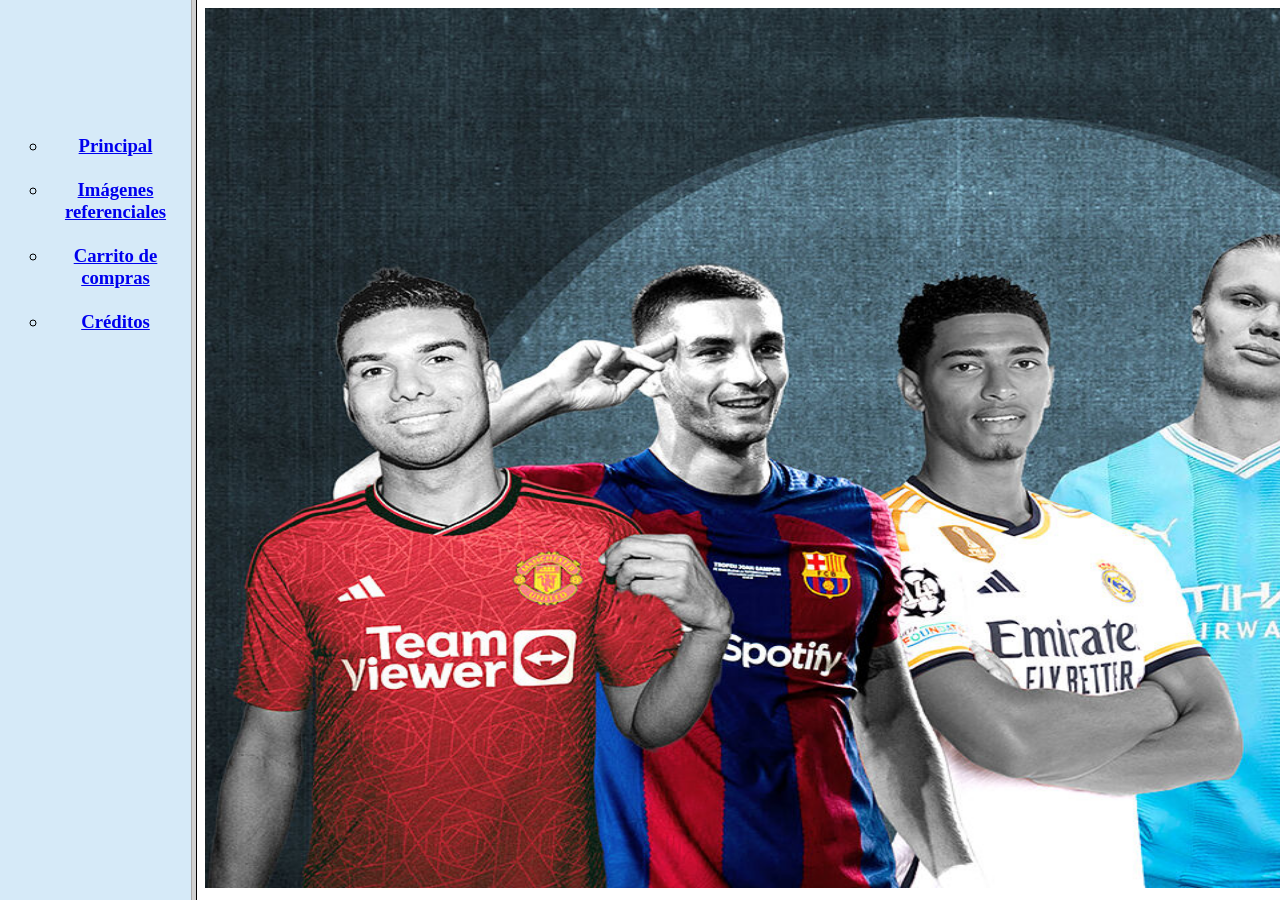
<file: index.html>
<html>
    <head>
         <title>TIENDA DE CAMISETAS</title>
    </head>
    <frameset cols="15%,*" noresize>
        <frame name="izquierda" src="menu.html">
            <frameset rows="100%,*">
                <frame name="derecha" src="pagina1.html">
             </frameset>   
    </frameset>
</html>
</file>
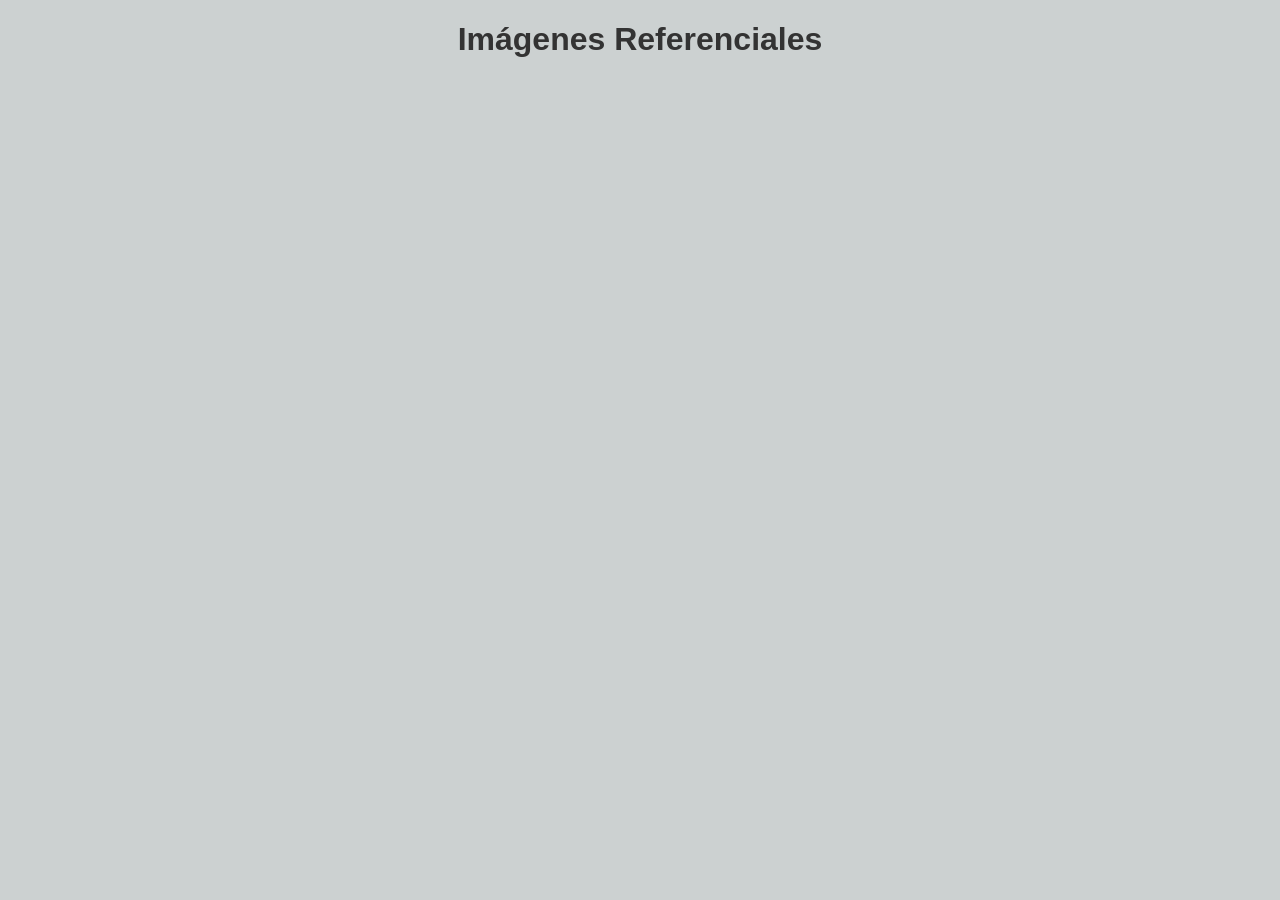
<file: carrusel.html>
<!DOCTYPE html>
<html>
<head>
    <meta charset="UTF-8">
    <title>TIENDA DE CAMISETAS</title>
    <link rel="stylesheet" type="text/css" href="estilo.css">
</head>
<body bgcolor="#ccd1d1">

    <!-- Título agregado -->
    <h1 style="text-align:center; font-family:sans-serif; color:#333;">Imágenes Referenciales</h1>

    <div id="slider">
        <img src="primerplano.jpeg" alt="">
        <img src="segundoplano.jpg" alt="">
        <img src="tercerplano.jpg" alt="">
        <img src="cuartoplano.jpg" alt="">
        <img src="quintoplano.jpg" alt="">
    </div>

    <script type="text/javascript" src="jslider_trabajo.js"></script>
</body>
</html>
</file>
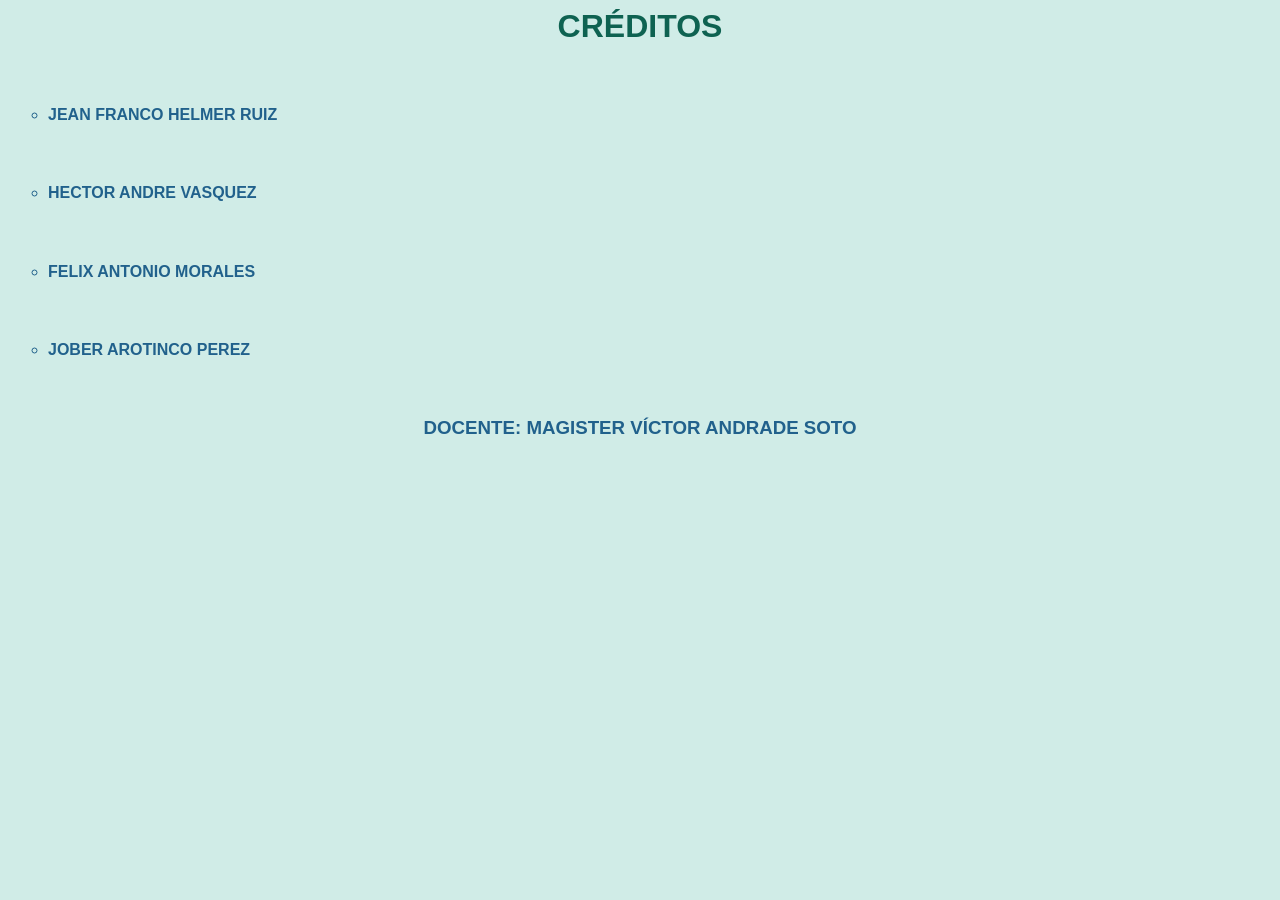
<file: creditos.html>
<html>
    <head>
        <meta charset="UTF-8">
        <title>TIENDA DE CAMISETAS</title>
        <style>
            h1{
                font-family: arial;
            }
            h3{
                font-family: arial;
            }
            h4{
                font-family: arial;
            }
        </style>
    </head>
    <body bgcolor="#d0ece7 "> 
        <h1><CENTER><font color="#0e6251  ">CRÉDITOS</CENTER></font></h1><br>
        <font color="#21618c">
            <ul type="circle">
      <h4><li>JEAN FRANCO HELMER RUIZ</li></h4><br>
      <h4><li>HECTOR ANDRE VASQUEZ</li></h4><br>
      <h4><li>FELIX ANTONIO MORALES</li></h4><br>
      <h4><li>JOBER AROTINCO PEREZ</li></h4><br></ul>
       <h3><center>DOCENTE: MAGISTER VÍCTOR ANDRADE SOTO</center></h3>
    </font>
    </body>
</html>
</file>
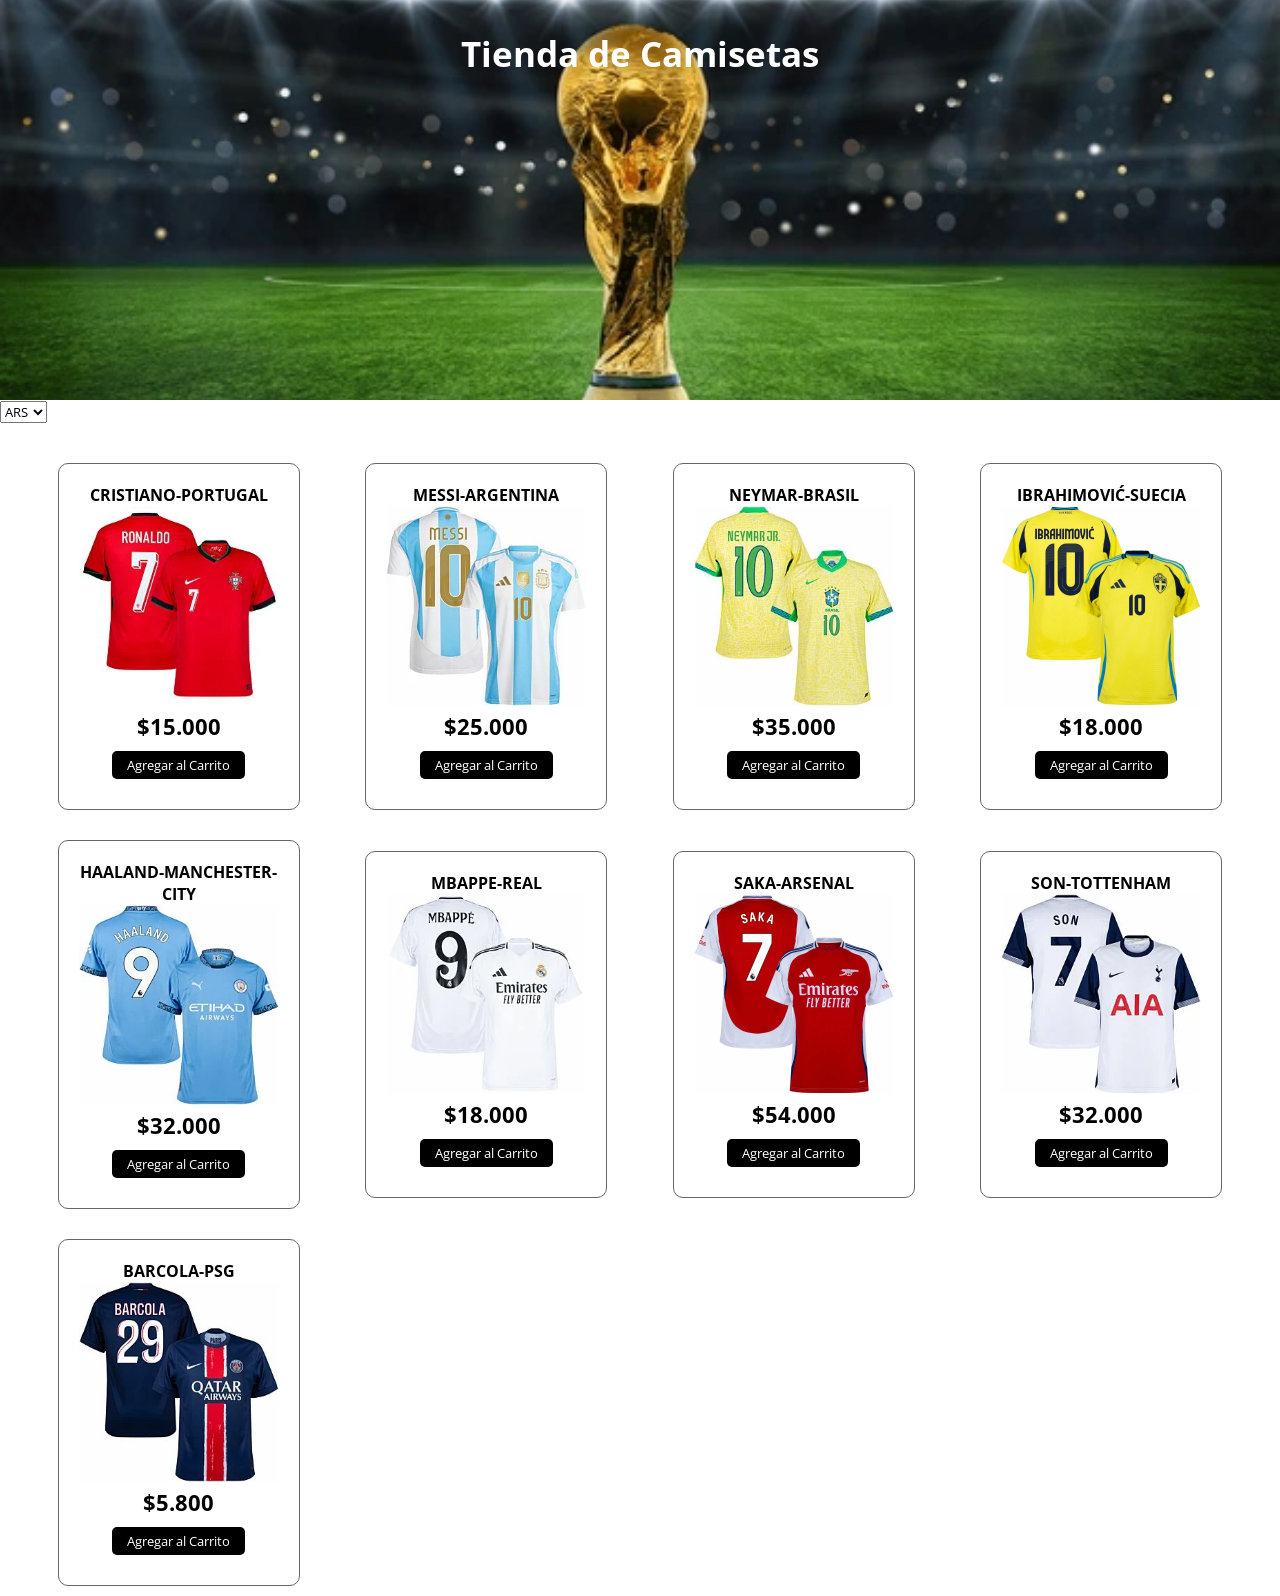
<file: index2.html>
<!DOCTYPE html>
<html lang="es">
<head>
    <meta charset="UTF-8">
     <title>TIENDA DE CAMISETAS</title>
    <link rel="stylesheet" href="estilol.css">
    <script src="app.js" async></script>
</head>
<body>
    <header>
        <h1>Tienda de Camisetas</h1>
    </header>





    <select id="moneda" onchange="cambiarMoneda()">
  <option value="ARS">ARS</option>
  <option value="PEN">PEN</option>
</select>





    <section class="contenedor">
        <!-- Contenedor de elementos -->
        <div class="contenedor-items">
            <div class="item">
                <span class="titulo-item">cristiano-portugal</span>
                <img src="camisetas/cristiano-portugal.webp" alt="" class="img-item">
                <span class="precio-item">$15.000</span>
                <button class="boton-item">Agregar al Carrito</button>
            </div>
            <div class="item">
                <span class="titulo-item">messi-argentina</span>
                <img src="camisetas/messi-argentina.webp" alt="" class="img-item">
                <span class="precio-item">$25.000</span>
                <button class="boton-item">Agregar al Carrito</button>
            </div>
            <div class="item">
                <span class="titulo-item">neymar-brasil</span>
                <img src="camisetas/neymar-brasil.webp" alt="" class="img-item">
                <span class="precio-item">$35.000</span>
                <button class="boton-item">Agregar al Carrito</button>
            </div>
            <div class="item">
                <span class="titulo-item">Ibrahimović-suecia</span>
                <img src="camisetas/Ibrahimović-suecia.webp" alt="" class="img-item">
                <span class="precio-item">$18.000</span>
                <button class="boton-item">Agregar al Carrito</button>
            </div>
            <div class="item">
                <span class="titulo-item">haaland-manchester-city</span>
                <img src="camisetas/haaland-manchester_city.webp" alt="" class="img-item">
                <span class="precio-item">$32.000</span>
                <button class="boton-item">Agregar al Carrito</button>
            </div>
            <div class="item">
                <span class="titulo-item">mbappe-real</span>
                <img src="camisetas/mbappe-real madrid.webp" alt="" class="img-item">
                <span class="precio-item">$18.000</span>
                <button class="boton-item">Agregar al Carrito</button>
            </div>
            <div class="item">
                <span class="titulo-item">saka-arsenal</span>
                <img src="camisetas/saka-arsenal.webp" alt="" class="img-item">
                <span class="precio-item">$54.000</span>
                <button class="boton-item">Agregar al Carrito</button>
            </div>
            <div class="item">
                <span class="titulo-item">son-tottenham</span>
                <img src="camisetas/son-tottenham.webp" alt="" class="img-item">
                <span class="precio-item">$32.000</span>
                <button class="boton-item">Agregar al Carrito</button>
            </div>
            <div class="item">
                <span class="titulo-item">barcola-psg</span>
                <img src="camisetas/barcola-psg.webp" alt="" class="img-item">
                <span class="precio-item">$5.800</span>
                <button class="boton-item">Agregar al Carrito</button>
            </div>
        </div>
        <!-- Carrito de Compras -->
        <div class="carrito" id="carrito">
            <div class="header-carrito">
                <h2>Tu Carrito</h2>
            </div>

            <div class="carrito-items">
                
            </div>
            <div class="carrito-total">
                <div class="fila">
                    <strong>Tu Total</strong>
                    <span class="carrito-precio-total">
                        $120.000,00
                    </span>
                </div>
                <button class="btn-pagar">Pagar <i class="fa-solid fa-bag-shopping"></i> </button>
            </div>
        </div>
    </section>
</body>
</html>
</file>
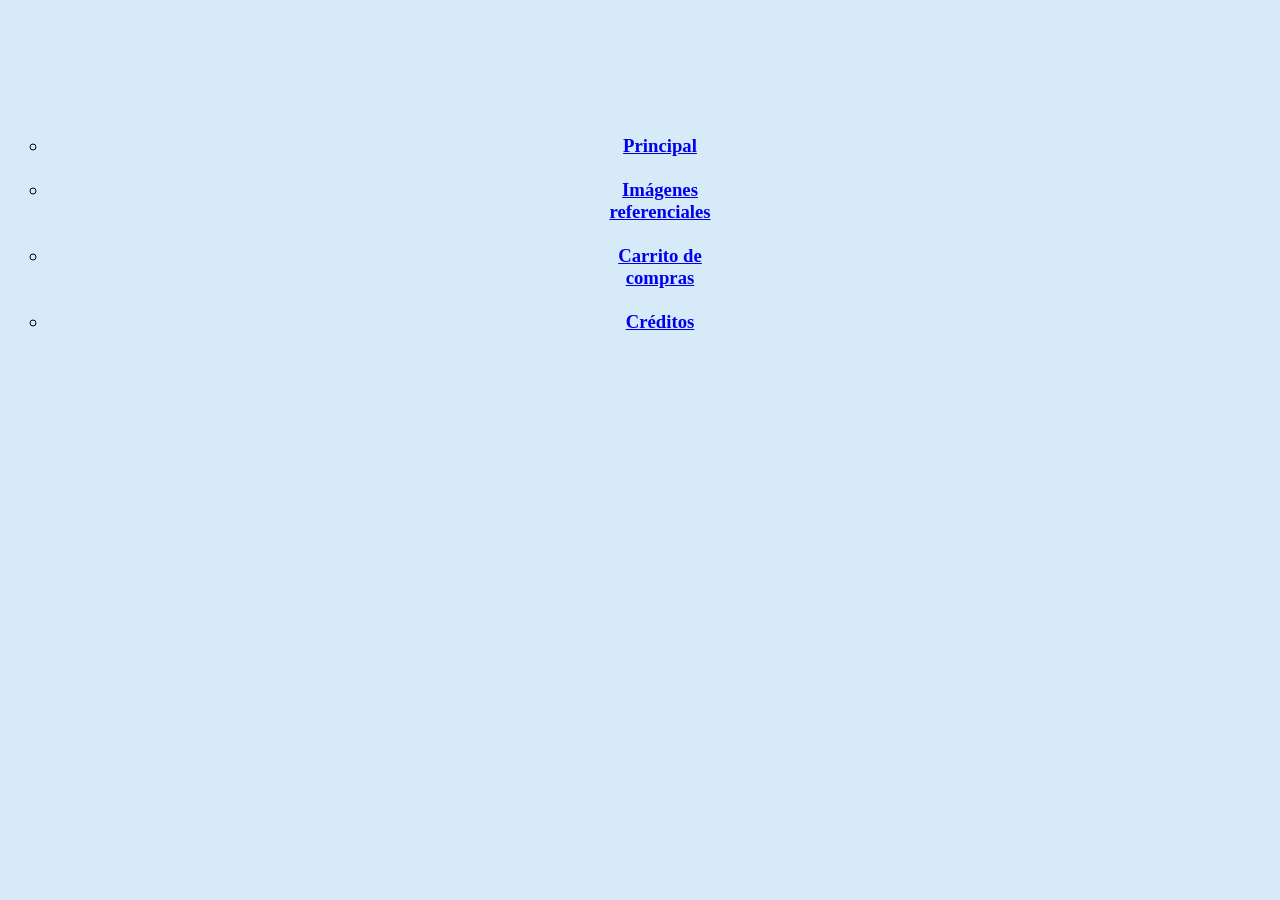
<file: menu.html>
<html>
    <head>
        <meta charset="UTF-8">
        <title>TIENDA DE CAMISETAS</title>
    </head>
    <body bgcolor="#d6eaf8">
        
        <br>
        <br>
        <br>
        <br>
        <br>
        <br>
        <p>
            <center>
            <ul type="circle">
           <h3><li><a href="principal.html" target="derecha">Principal</a></li><br>
            <li><a href="carrusel.html" target="derecha">Imágenes <br>
                referenciales</a></li><br>
            <li><a href="index2.html" target="derecha" >Carrito de <br>
                compras</a></li><br>
            <li> <a href="creditos.html" target="derecha">Créditos</a></li>
        </h3>
        </ul>
    </center>
        </p>
    </body>
</html>
</file>
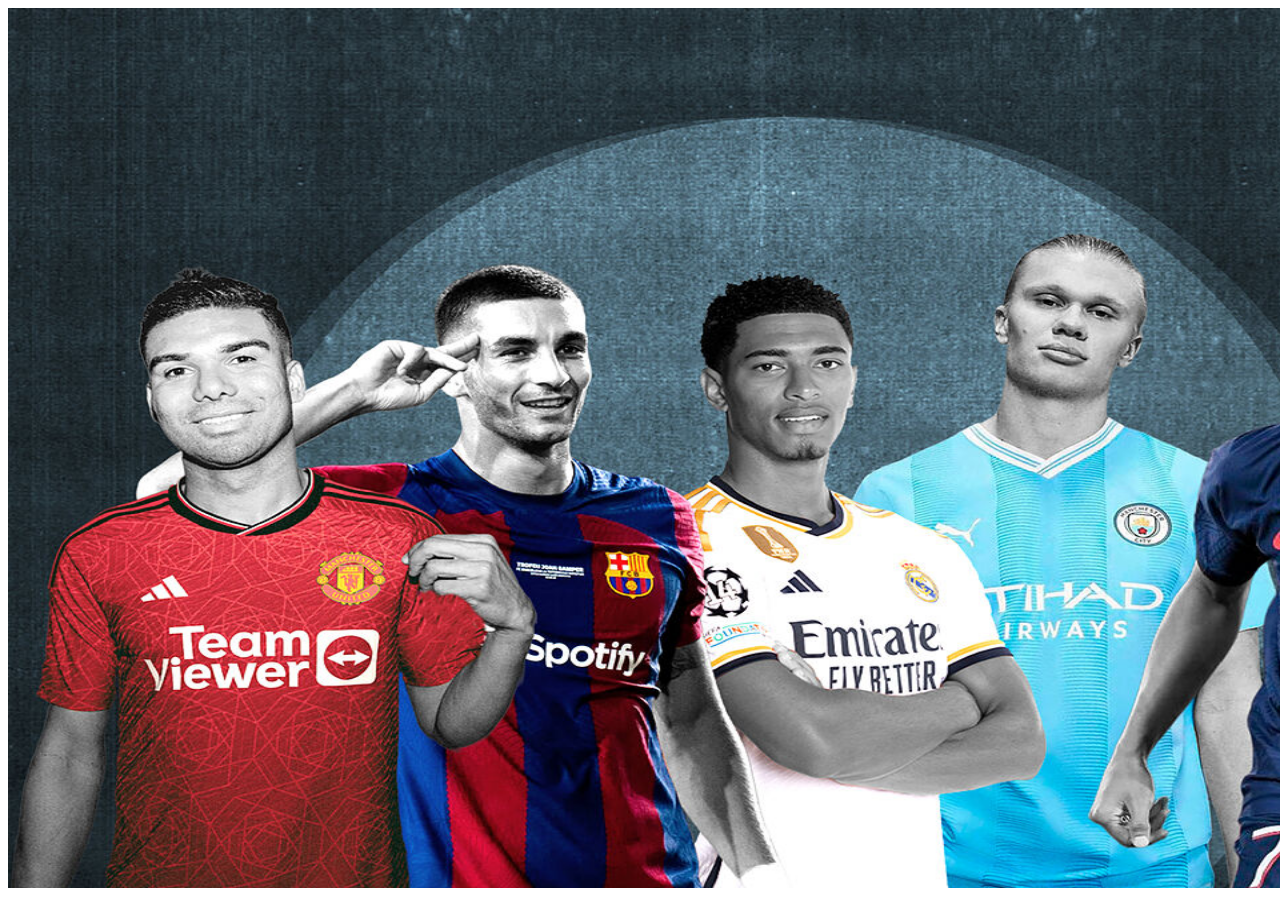
<file: pagina1.html>
<!DOCTYPE html>
<html>
    <head>
        <meta charset="UTF-8">
        <title>TIENDA DE CAMISETAS</title>
        <script>
             let usuario= prompt("ingrese nombre de usuario");
                alert("Bienvenido a t-shirt store," + " "+ usuario+ "!");
        </script>
    </head>
    <body>
    <img src="principal.jpg" width="1600" height="880">
    </body>
    <A href="index.html"></A>
</html>
</file>
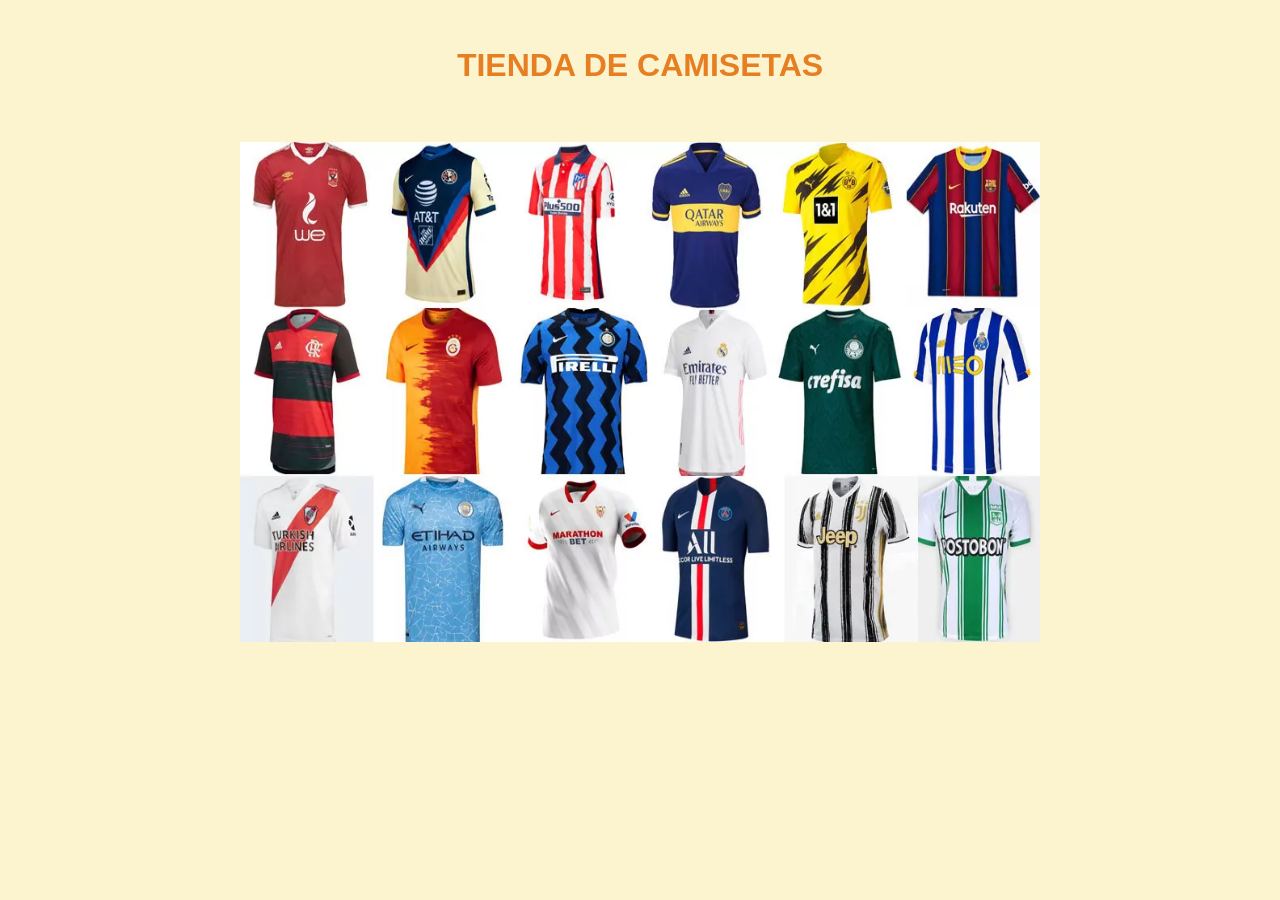
<file: principal.html>
<html>
    <head>
        <meta charset="UTF-8">
        <title>TIENDA DE CAMISETAS</title>
        <style>
        h1{
            font-family: arial;
        }
        </style>
    </head>
    <body bgcolor="#fcf3cf ">
         <br>
        <center><h1><font color="#e67e22">TIENDA DE CAMISETAS</font></h1><br><br>
      <img src="camisetas.jpg" width="800" height="500"></center>
    </body>
</html>
</file>
<file: estilo.css>
#slider {
    position: relative;
    width: 600px;
    height: 400px;
    overflow: hidden;
    margin: auto;
}

#slider img {
    position: absolute;
    top: 0;
    left: 0;
    width: 100%;
    height: 100%;
    opacity: 0;
    transition: opacity 1s ease-in-out;
}
</file>
<file: estilol.css>
@import url('https://fonts.googleapis.com/css2?family=Open+Sans:wght@300;400;500;600&family=Titillium+Web:wght@200;300;400;600;700&display=swap');
*{
    margin: 0;
    padding:0;
    font-family: 'Open Sans';
}
header{
    background: url(camisetas/COPA.webp);
    background-size: cover;
    background-position:center;
    height: 400px;
}
header h1{
    text-align: center;
    font-size: 35px;
    /* background-color: #000; */
    color: #fff;
    padding: 30px 0;
}
.contenedor{
    max-width: 1200px;
    padding: 10px;
    margin: auto;
    display: flex;
    justify-content: space-between;
    /* oculto lo que queda fuera del .contenedor */
    contain: paint;
}
/* SECCION CONTENEDOR DE ITEMS */
.contenedor .contenedor-items{
    margin-top: 30px;
    display: grid;
    grid-template-columns: repeat(auto-fit, minmax(220px, 1fr));
    grid-gap:30px;
    grid-row-gap: 30px;
    /* width: 60%; */
    width: 100%;
    transition: .3s;
}
.contenedor .contenedor-items .item{
    max-width: 200px;
    margin: auto;
    border: 1px solid #666;
    border-radius: 10px;
    padding: 20px;
    transition: .3s;
}
.contenedor .contenedor-items .item .img-item{
    width: 100%;
}
.contenedor .contenedor-items .item:hover{
    box-shadow: 0 0 10px #666;
    scale: 1.05;
}
.contenedor .contenedor-items .item .titulo-item{
    display: block;
    font-weight: bold;
    text-align: center;
    text-transform: uppercase;
}
.contenedor .contenedor-items .item .precio-item{
    display: block;
    text-align: center;
    font-weight: bold;
    font-size: 22px;
}

.contenedor .contenedor-items .item .boton-item{
    display: block;
    margin: 10px auto;
    border: none;
    background-color: black;
    color: #fff;
    padding: 5px 15px;
    border-radius: 5px;
    cursor: pointer;
}
/* seccion carrito */
.carrito{
    border: 1px solid #666;
    width: 35%;
    margin-top: 30px;
    border-radius: 10px;
    overflow: hidden;
    margin-bottom: auto;
    position: sticky !important;
    top: 0;
    transition: .3s;
    /* Estilos para ocultar */
    margin-right: -100%;
    opacity: 0;
}
.carrito .header-carrito{
    background-color: #000;
    color: #fff;
    text-align: center;
    padding: 30px 0;
}
.carrito .carrito-item{
    display: flex;
    align-items: center;
    /* justify-content: space-between; */
    position: relative;
    border-bottom: 1px solid #666;
    padding: 20px;}
.carrito .carrito-item img{
    margin-right: 20px;
}
.carrito .carrito-item .carrito-item-titulo{
    display: block;
    font-weight: bold;
    margin-bottom: 10px;
    text-transform: uppercase;
}
.carrito .carrito-item .selector-cantidad{
    display: inline-block;
    margin-right: 25px;
}
.carrito .carrito-item .carrito-item-cantidad{
    border: none;
    font-size: 18px;
    background-color: transparent;
    display: inline-block;
    width:30px;
    padding: 5px;
    text-align: center;
}
.carrito .carrito-item .selector-cantidad i{
    font-size: 18px;
    width: 32px;
    height: 32px;
    line-height: 32px;
    text-align: center;
    border-radius: 50%;
    border: 1px solid #000;
    cursor: pointer;
}
.carrito .carrito-item .carrito-item-precio{
    font-weight: bold;
    display: inline-block;
    font-size: 18px;
    margin-bottom: 5px;
}



.carrito .carrito-item .btn-eliminar{
    appearance:inherit;
    position: absolute;
    right: 15px;
    top: 15px;
    color: #000000;
    font-size: 20px;
    width: 40px;
    height: 40px;
    line-height: 40px;
    text-align: center;
    border-radius: 0%;
    border: 1px solid #000000;
    cursor: pointer;
    display: block;
    background: transparent;
    z-index: 20;
}
.carrito .carrito-item .btn-eliminar i{
    pointer-events: none;
}

.carrito .carrito-item .btn-eliminar:hover {
    background-color: red;
    color: white;
}



.carrito-total{
    background-color: #f3f3f3;
    padding: 30px;
}
.carrito-total .fila{
    display: flex;
    justify-content: space-between;
    align-items: center;
    font-size: 22px;
    font-weight: bold;
    margin-bottom: 10px;
}
.carrito-total .btn-pagar{
    display: block;
    width: 100%;
    border: none;
    background: #000;
    color: #fff;
    border-radius: 5px;
    font-size: 18px;
    padding: 20px;
    display: flex;
    justify-content: space-between;
    align-items: center;
    cursor: pointer;
    transition: .3s;
}
.carrito-total .btn-pagar:hover{
    scale: 1.05;
}

/* SECCION RESPONSIVE */
@media screen and (max-width: 850px) {
    .contenedor {
      display: block;
    }
    .contenedor-items{
        width: 100% !important;
    }
    .carrito{
        width: 100%;
    }
  }
</file>
